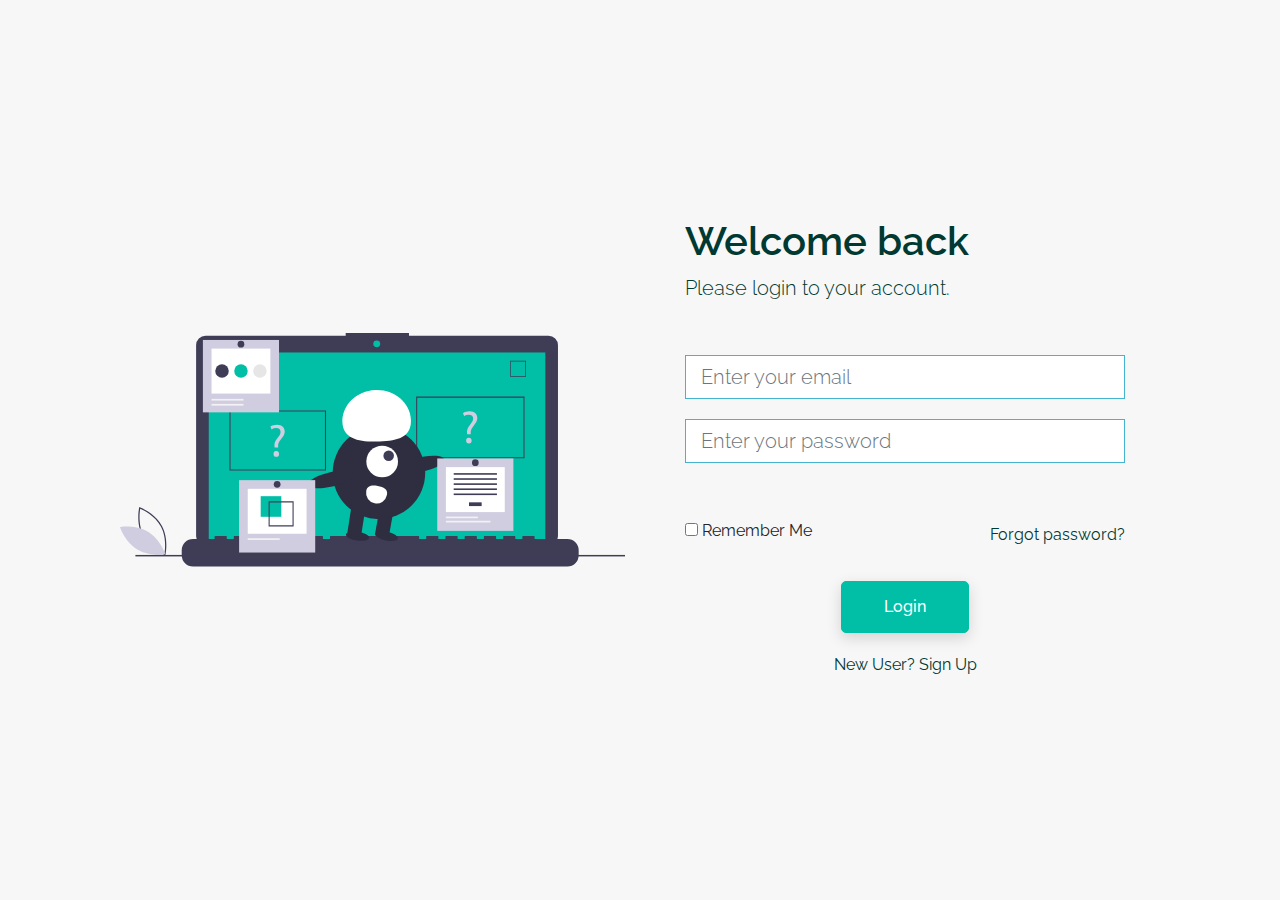
<file: index.html>
<!doctype html>
<html lang = "en">
	<head>
		<meta charset = "UTF-8">
		<meta http-equiv = "X-UA-Compatible"
		      content = "IE=edge">
		<meta name = "viewport"
		      content = "width=device-width, initial-scale=1.0">
		<title>Login</title>
		<link rel = "icon"
		      type = "image/png"
		      sizes = "56x56"
		      href = "images/icon.png">
		<link rel = "stylesheet"
		      type = "text/css"
		      href = "css/bootstrap.min.css">
		<link rel = "stylesheet"
		      type = "text/css"
		      href = "css/login.css">
	</head>
	<body>
		<div class = "container-fluid login-1">
			<div class = "container">
				<div class = "login-form">
					<div class = "row align-items-center">
						<div class = "col-md-6">
							<div class = "img-box">
								<svg id = "e18ebc6e-17e0-463f-bef8-5e03a9b69a2f"
								     data-name = "Layer 1"
								     xmlns = "http://www.w3.org/2000/svg"
								     width = "941.40412"
								     height = "435.42027"
								     viewBox = "0 0 941.40412 435.42027"><title>online_test</title>
									<path d = "M213.79147,646.81347l-1.26717-.475c-.27846-.10493-27.99252-10.72312-40.975-34.79939-12.983-24.07742-6.62584-53.06672-6.56012-53.35613l.29921-1.32021,1.26659.475c.27846.10493,27.99194,10.72312,40.975,34.79939,12.983,24.07742,6.62585,53.06672,6.56012,53.35613Zm-40.16325-36.39516c10.97621,20.35661,32.87672,30.79147,38.42564,33.17362,1.055-5.94729,4.36362-29.99705-6.60278-50.33406-10.96525-20.33472-32.87441-30.78572-38.42564-33.17363C165.96985,566.035,162.6624,590.08244,173.62822,610.41831Z"
									      transform = "translate(-129.29794 -232.28986)"
									      fill = "#3f3d56"/>
									<path d = "M181.47093,603.09347c23.33121,14.03683,32.3168,41.91784,32.3168,41.91784s-28.84178,5.12282-52.173-8.914-32.3168-41.91784-32.3168-41.91784S158.13972,589.05664,181.47093,603.09347Z"
									      transform = "translate(-129.29794 -232.28986)"
									      fill = "#d0cde1"/>
									<path d = "M928.14845,237.65218H667.97885v-5.36232h-117.971v5.36232H288.76576a17.59851,17.59851,0,0,0-17.59851,17.59852V611.50288a17.59856,17.59856,0,0,0,17.59851,17.59858H928.14845A17.59856,17.59856,0,0,0,945.747,611.50288V255.2507A17.5985,17.5985,0,0,0,928.14845,237.65218Z"
									      transform = "translate(-129.29794 -232.28986)"
									      fill = "#3f3d56"/>
									<rect x = "165.46352"
									      y = "36.46377"
									      width = "627.3913"
									      height = "353.91304"
									      fill = "#00bfa6"/>
									<circle cx = "478.62294"
									        cy = "20.37681"
									        r = "6.43478"
									        fill = "#00bfa6"/>
									<path d = "M886.1358,313.7967h-29.74V284.05675h29.74Zm-28.44691-1.293h27.15387V285.34979H857.68889Z"
									      transform = "translate(-129.29794 -232.28986)"
									      fill = "#3f3d56"/>
									<path d = "M963.36275,616.23188H902.13344v-4.41154a.87468.87468,0,0,0-.87471-.8747H880.26582a.87468.87468,0,0,0-.8747.8747v4.41154H866.27055v-4.41154a.87468.87468,0,0,0-.8747-.8747H844.40294a.87468.87468,0,0,0-.87471.8747v4.41154H830.40767v-4.41154a.87468.87468,0,0,0-.87471-.8747H808.54a.87468.87468,0,0,0-.8747.8747v4.41154H794.54478v-4.41154a.87468.87468,0,0,0-.8747-.8747H772.67717a.87468.87468,0,0,0-.8747.8747v4.41154H758.6819v-4.41154a.87468.87468,0,0,0-.87471-.8747h-20.9929a.87468.87468,0,0,0-.87471.8747v4.41154H722.819v-4.41154a.87467.87467,0,0,0-.8747-.8747H700.9514a.87468.87468,0,0,0-.8747.8747v4.41154H686.95613v-4.41154a.87468.87468,0,0,0-.8747-.8747H521.637a.87468.87468,0,0,0-.8747.8747v4.41154H507.64171v-4.41154a.87468.87468,0,0,0-.8747-.8747H485.7741a.87468.87468,0,0,0-.87471.8747v4.41154H471.77883v-4.41154a.87468.87468,0,0,0-.87471-.8747H449.91121a.87468.87468,0,0,0-.8747.8747v4.41154H435.91594v-4.41154a.87468.87468,0,0,0-.8747-.8747H414.04833a.87468.87468,0,0,0-.87471.8747v4.41154H400.05306v-4.41154a.87468.87468,0,0,0-.87471-.8747H378.18544a.87468.87468,0,0,0-.8747.8747v4.41154H364.19017v-4.41154a.87468.87468,0,0,0-.8747-.8747H342.32256a.87468.87468,0,0,0-.8747.8747v4.41154H328.32729v-4.41154a.87468.87468,0,0,0-.87471-.8747h-20.9929a.87468.87468,0,0,0-.87471.8747v4.41154h-40.2364a20.99291,20.99291,0,0,0-20.99291,20.9929v9.4925a20.99291,20.99291,0,0,0,20.99291,20.99286H963.36275a20.99292,20.99292,0,0,0,20.99291-20.99286v-9.4925A20.99292,20.99292,0,0,0,963.36275,616.23188Z"
									      transform = "translate(-129.29794 -232.28986)"
									      fill = "#3f3d56"/>
									<rect x = "28.71132"
									      y = "413.88349"
									      width = "912.69281"
									      height = "2.78529"
									      fill = "#3f3d56"/>
									<path d = "M883.36954,465.96058h-202v-115h202Zm-200-2h198v-111h-198Z"
									      transform = "translate(-129.29794 -232.28986)"
									      fill = "#3f3d56"/>
									<path d = "M513.36954,488.96058h-180v-112h180Zm-178-2h176v-108h-176Z"
									      transform = "translate(-129.29794 -232.28986)"
									      fill = "#3f3d56"/>
									<path d = "M417.46378,445.96058l-.17236-2.23633c-.51563-4.64356,1.03223-9.71777,5.332-14.87695,3.87012-4.5586,6.02-7.91211,6.02-11.78223,0-4.38574-2.75195-7.30957-8.16992-7.39551a15.28045,15.28045,0,0,0-8.686,2.666l-2.064-5.418c2.83838-2.06445,7.74023-3.44043,12.29785-3.44043,9.89014,0,14.36182,6.10644,14.36182,12.6416,0,5.84863-3.26807,10.0625-7.396,14.96387-3.78369,4.47168-5.15967,8.25586-4.90186,12.6416l.08594,2.23633Zm-1.89209,12.04a5.08415,5.08415,0,0,1,5.15967-5.418c3.01025,0,5.07422,2.23535,5.07422,5.418a5.12129,5.12129,0,1,1-10.23389,0Z"
									      transform = "translate(-129.29794 -232.28986)"
									      fill = "#d0cde1"/>
									<path d = "M776.46378,420.96058l-.17236-2.23633c-.51563-4.64356,1.03223-9.71777,5.332-14.87695,3.87012-4.5586,6.02-7.91211,6.02-11.78223,0-4.38574-2.75195-7.30957-8.16992-7.39551a15.28045,15.28045,0,0,0-8.686,2.666l-2.064-5.418c2.83838-2.06445,7.74023-3.44043,12.29785-3.44043,9.89014,0,14.36182,6.10644,14.36182,12.6416,0,5.84863-3.26807,10.0625-7.396,14.96387-3.78369,4.47168-5.15967,8.25586-4.90186,12.6416l.08594,2.23633Zm-1.89209,12.04a5.08415,5.08415,0,0,1,5.15967-5.418c3.01025,0,5.07422,2.23535,5.07422,5.418a5.12129,5.12129,0,1,1-10.23389,0Z"
									      transform = "translate(-129.29794 -232.28986)"
									      fill = "#d0cde1"/>
									<circle cx = "482.69312"
									        cy = "260.84872"
									        r = "86.29225"
									        fill = "#2f2e41"/>
									<polygon points = "449.365 379.018 423.568 374.348 431.935 320.484 457.731 325.154 449.365 379.018"
									         fill = "#2f2e41"/>
									<rect x = "608.43233"
									      y = "564.07272"
									      width = "26.21537"
									      height = "46.9692"
									      transform = "translate(-14.69358 -333.60977) rotate(10.26106)"
									      fill = "#2f2e41"/>
									<ellipse cx = "626.08228"
									         cy = "611.19594"
									         rx = "8.1923"
									         ry = "21.84614"
									         transform = "translate(-226.21522 871.66478) rotate(-78.58697)"
									         fill = "#2f2e41"/>
									<ellipse cx = "572.1108"
									         cy = "611.25703"
									         rx = "8.1923"
									         ry = "21.84614"
									         transform = "translate(-238.2839 865.84819) rotate(-82.4537)"
									         fill = "#2f2e41"/>
									<circle cx = "488.73433"
									        cy = "239.74114"
									        r = "29.49229"
									        fill = "#fff"/>
									<circle cx = "500.85556"
									        cy = "229.16973"
									        r = "9.83076"
									        fill = "#3f3d56"/>
									<path d = "M543.91852,399.26184c-1.29768-31.94667,26.23575-59.00572,61.49764-60.43807s64.89929,23.30439,66.197,55.25107-23.21382,39.20523-58.47571,40.63758S545.21621,431.20852,543.91852,399.26184Z"
									      transform = "translate(-129.29794 -232.28986)"
									      fill = "#fff"/>
									<ellipse cx = "691.67001"
									         cy = "477.41757"
									         rx = "43.14613"
									         ry = "13.5449"
									         transform = "translate(-218.47935 -65.68735) rotate(-12.9101)"
									         fill = "#2f2e41"/>
									<ellipse cx = "522.28158"
									         cy = "505.58661"
									         rx = "43.14613"
									         ry = "13.5449"
									         transform = "translate(-229.05476 -102.82038) rotate(-12.9101)"
									         fill = "#2f2e41"/>
									<path d = "M588.29085,527.14527A19.66153,19.66153,0,0,0,626.985,534.15c1.9343-10.68509-6.32706-14.46612-17.01215-16.40043S590.22516,516.46018,588.29085,527.14527Z"
									      transform = "translate(-129.29794 -232.28986)"
									      fill = "#fff"/>
									<rect x = "154.5348"
									      y = "13.12227"
									      width = "141.88698"
									      height = "134.9673"
									      fill = "#d0cde1"/>
									<rect x = "170.65832"
									      y = "29.24579"
									      width = "109.63994"
									      height = "83.84231"
									      fill = "#fff"/>
									<rect x = "170.54973"
									      y = "122.97937"
									      width = "59.63671"
									      height = "3.13877"
									      fill = "#f2f2f2"/>
									<rect x = "170.54973"
									      y = "132.3957"
									      width = "59.63671"
									      height = "3.13877"
									      fill = "#f2f2f2"/>
									<circle cx = "190.16707"
									        cy = "71.18959"
									        r = "12.5551"
									        fill = "#3f3d56"/>
									<circle cx = "225.47829"
									        cy = "71.18959"
									        r = "12.5551"
									        fill = "#00bfa6"/>
									<circle cx = "260.7895"
									        cy = "71.18959"
									        r = "12.5551"
									        fill = "#e6e6e6"/>
									<circle cx = "225.47829"
									        cy = "20.9692"
									        r = "6.27755"
									        fill = "#3f3d56"/>
									<rect x = "222.02216"
									      y = "274.45884"
									      width = "141.88698"
									      height = "134.9673"
									      fill = "#d0cde1"/>
									<rect x = "238.14568"
									      y = "290.58236"
									      width = "109.63994"
									      height = "83.84231"
									      fill = "#fff"/>
									<rect x = "262.27176"
									      y = "304.36086"
									      width = "38.437"
									      height = "38.437"
									      fill = "#00bfa6"/>
									<path d = "M406.28392,546.26247V592.936h46.67356V546.26247Zm44.64908,44.649H408.30839V548.287H450.933Z"
									      transform = "translate(-129.29794 -232.28986)"
									      fill = "#3f3d56"/>
									<rect x = "238.0371"
									      y = "382.74656"
									      width = "59.63671"
									      height = "3.13877"
									      fill = "#f2f2f2"/>
									<circle cx = "292.96565"
									        cy = "282.30578"
									        r = "6.27755"
									        fill = "#3f3d56"/>
									<rect x = "591.4365"
									      y = "234.05278"
									      width = "141.88698"
									      height = "134.9673"
									      fill = "#d0cde1"/>
									<rect x = "607.56002"
									      y = "250.1763"
									      width = "109.63994"
									      height = "83.84231"
									      fill = "#fff"/>
									<rect x = "650.5867"
									      y = "315.8124"
									      width = "23.58659"
									      height = "6.98967"
									      fill = "#3f3d56"/>
									<rect x = "622.07157"
									      y = "261.39284"
									      width = "80.61684"
									      height = "2.99557"
									      fill = "#3f3d56"/>
									<rect x = "622.07157"
									      y = "270.87882"
									      width = "80.61684"
									      height = "2.99557"
									      fill = "#3f3d56"/>
									<rect x = "622.07157"
									      y = "280.36479"
									      width = "80.61684"
									      height = "2.99557"
									      fill = "#3f3d56"/>
									<rect x = "622.07157"
									      y = "289.85077"
									      width = "80.61684"
									      height = "2.99557"
									      fill = "#3f3d56"/>
									<rect x = "622.07157"
									      y = "299.33675"
									      width = "80.61684"
									      height = "2.99557"
									      fill = "#3f3d56"/>
									<rect x = "607.45144"
									      y = "342.3405"
									      width = "59.63671"
									      height = "3.13877"
									      fill = "#f2f2f2"/>
									<rect x = "607.45144"
									      y = "350.18743"
									      width = "83.17752"
									      height = "3.13877"
									      fill = "#f2f2f2"/>
									<circle cx = "662.37999"
									        cy = "241.89971"
									        r = "6.27755"
									        fill = "#3f3d56"/>
								</svg>
							</div>
						</div>
						<div class = "col-md-6">
							<div class = "login-box">
								<form action = "">
									<div class = "form-group">
										<h4 class = "login-title">Welcome back</h4>
										<p class = "login-p">Please login to your account.</p>
									</div>
									<div class = "form-group">
										<input type = "email"
										       id = "email"
										       required
										       placeholder = "Enter your email"
										       class = "form-control">
										<input type = "password"
										       id = "pass"
										       minlength = "8"
										       required
										       placeholder = "Enter your password"
										       class = "form-control">
									</div>
									<div class = "input-group check-field">
										<div>
											<input type = "checkbox"
											       id = "test"
											       name = "test"
											       value = "">
											<label class = "label"
											       for = "test"> Remember Me
											</label>
											<br>
										</div>
										<a href = "#"
										   class = "forgot">Forgot password?</a>
									</div>
									<div class = "form-group text-center">
										<button type = "submit"
										        id = "submit"
										        onclick = "return validate()"
										        class = "btn btn-primary button-swing">Login
										</button>
										<p class = "mb-0"><a href = "registration.html">New User? Sign Up</a></p>
									</div>
								</form>
							</div>
						</div>
					</div>
				</div>
			</div>
		</div>
		<script type = "text/javascript"
		        src = "js/login.js"></script>
	</body>
</html>
</file>
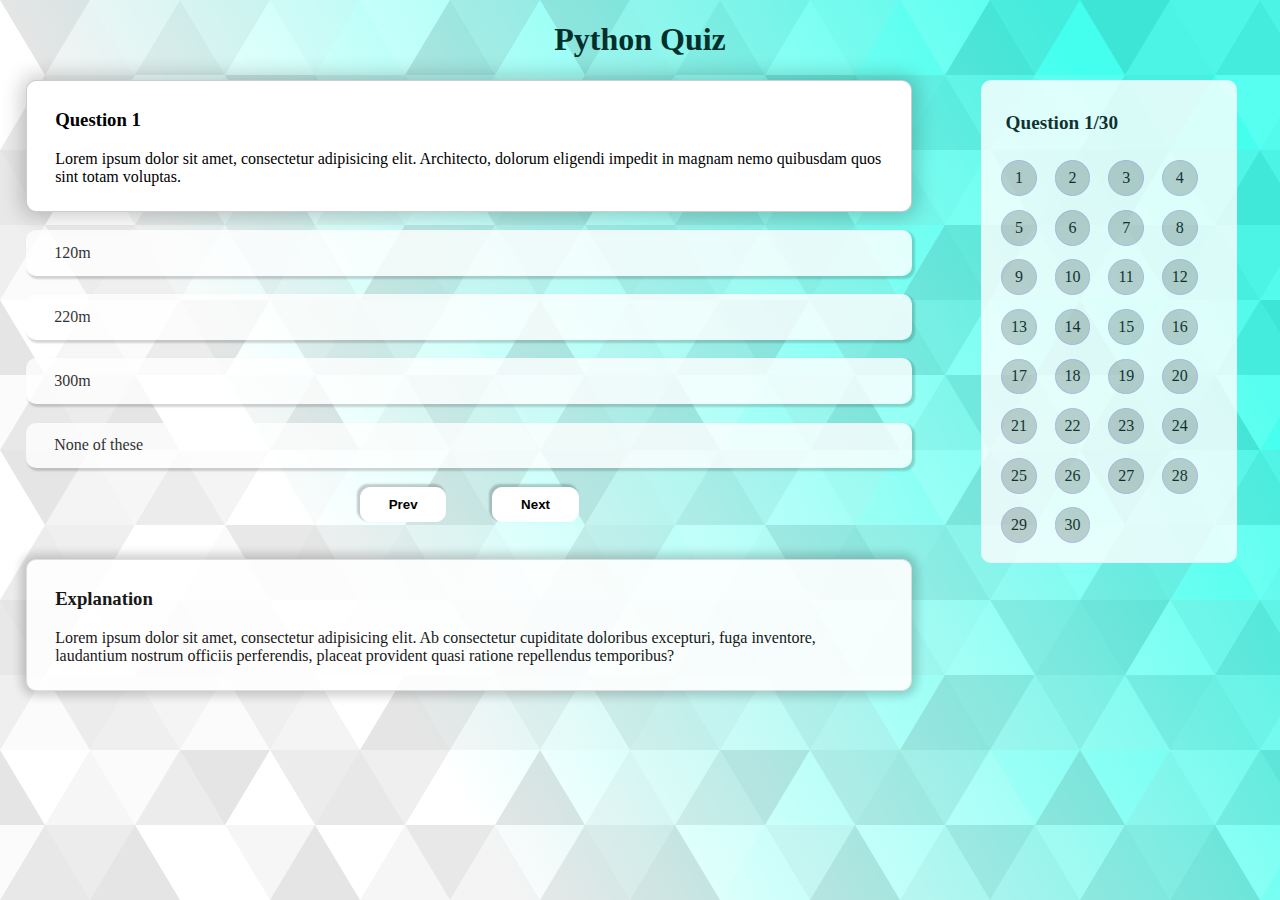
<file: python_quiz.html>
<!DOCTYPE html>
<html lang = "en">
	<head>
		<meta charset = "UTF-8">
		<meta http-equiv = "X-UA-Compatible"
		      content = "IE=edge">
		<meta name = "viewport"
		      content = "width=device-width, initial-scale=1.0">
		<title>Python Quiz</title>
		<link rel = "stylesheet"
		      href = "css/python_quiz.css">
		<link rel = "icon"
		      type = "image/png"
		      sizes = "56x56"
		      href = "images/icon.png">
	</head>
	<body>
		<header>
			<nav></nav>
		</header>
		<main id = "main">
			<h1>Python Quiz</h1>
			<section>
				<div class = "question">
					<h3 id = "question-number">Question 1</h3>
					<p id = "question">Lorem ipsum dolor sit amet, consectetur adipisicing elit. Architecto, dolorum
					                   eligendi impedit in
					                   magnam nemo quibusdam quos sint totam voluptas.</p>
				</div>
				<div class = "div-answer answer"
				     onclick = "answer1Click()">
					<input type = "radio"
					       id = "answer1"
					       name = "answer">
					<label class = "label"
					       id = "label-answer1"
					       for = "answer1">120m
					</label>
					<div class = "highlight"></div>
				</div>
				<div class = "div-answer answer"
				     onclick = "answer2Click()">
					<input type = "radio"
					       id = "answer2"
					       name = "answer">
					<label class = "label"
					       id = "label-answer2"
					       for = "answer2">220m
					</label>
					<div class = "highlight"></div>
				</div>
				<div class = "div-answer answer"
				     onclick = "answer3Click()">
					<input type = "radio"
					       id = "answer3"
					       name = "answer">
					<label class = "label"
					       id = "label-answer3"
					       for = "answer3">300m
					</label>
					<div class = "highlight"></div>
				</div>
				<div class = "div-answer answer"
				     onclick = "answer4Click()">
					<input type = "radio"
					       id = "answer4"
					       name = "answer">
					<label class = "label"
					       id = "label-answer4"
					       for = "answer4">None of these
					</label>
					<div class = "highlight"></div>
				</div>
				<div class = "buttons">
					<button id="prev" onclick = "prev()">Prev</button>
					<button id = "next"
					        onclick = "next()">Next
					</button>
				</div>
				<div class = "explanation">
					<h3>Explanation</h3>
					<p>Lorem ipsum dolor sit amet, consectetur adipisicing elit. Ab consectetur
					   cupiditate doloribus excepturi, fuga inventore, laudantium nostrum officiis
					   perferendis, placeat provident quasi ratione repellendus temporibus?</p>
				</div>
			</section>
			<aside>
				<p id = "nums">Question 1/30</p>
				<div class = "nums">
					<div class = "num">1</div>
					<div class = "num">2</div>
					<div class = "num">3</div>
					<div class = "num">4</div>
					<div class = "num">5</div>
					<div class = "num">6</div>
					<div class = "num">7</div>
					<div class = "num">8</div>
					<div class = "num">9</div>
					<div class = "num">10</div>
					<div class = "num">11</div>
					<div class = "num">12</div>
					<div class = "num">13</div>
					<div class = "num">14</div>
					<div class = "num">15</div>
					<div class = "num">16</div>
					<div class = "num">17</div>
					<div class = "num">18</div>
					<div class = "num">19</div>
					<div class = "num">20</div>
					<div class = "num">21</div>
					<div class = "num">22</div>
					<div class = "num">23</div>
					<div class = "num">24</div>
					<div class = "num">25</div>
					<div class = "num">26</div>
					<div class = "num">27</div>
					<div class = "num">28</div>
					<div class = "num">29</div>
					<div class = "num">30</div>
				</div>
			</aside>
		</main>
		<footer>
			<nav></nav>
		</footer>
		<script type = "text/javascript"
		        src = "js/quiz.js"></script>
	</body>
</html>
</file>
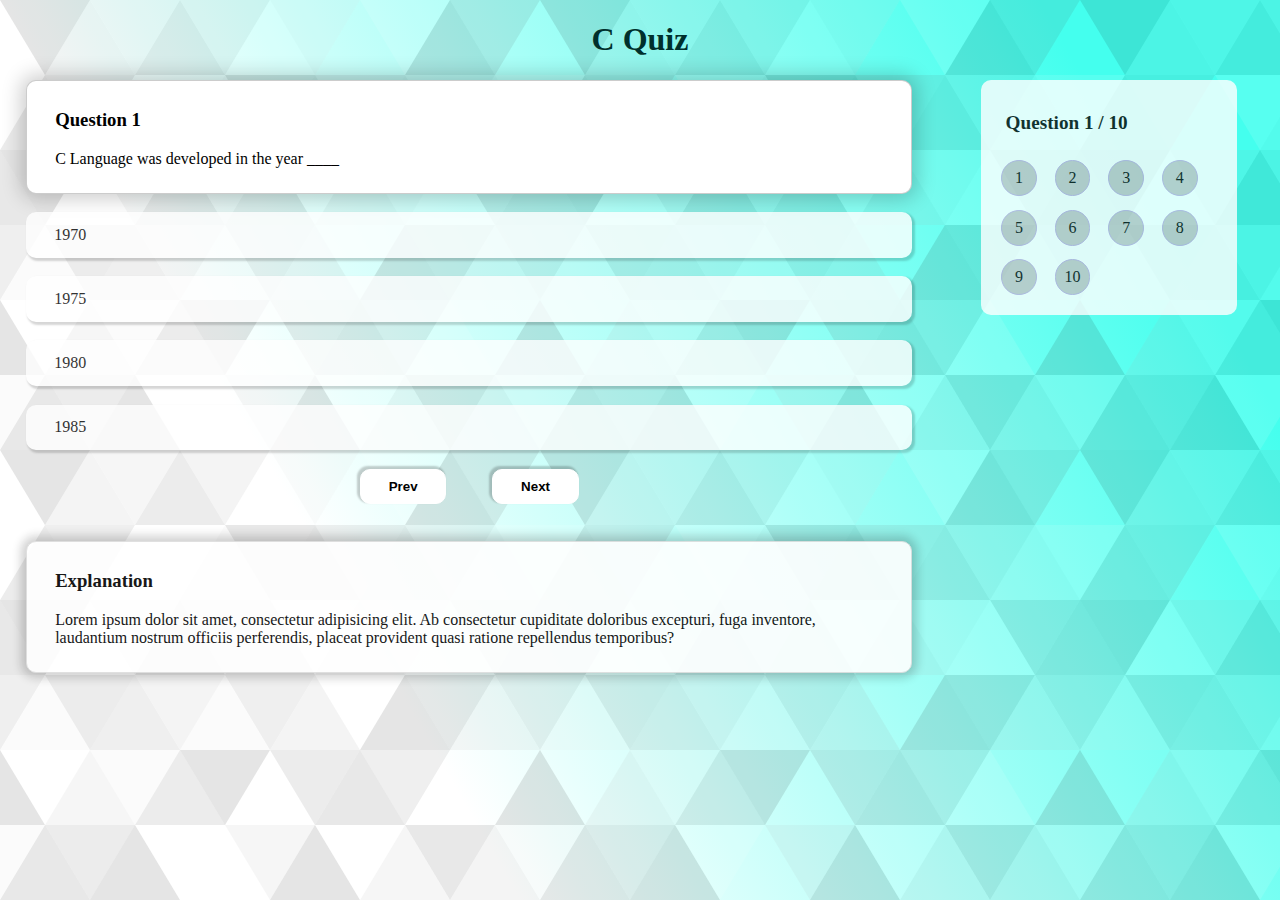
<file: quiz.html>
<!DOCTYPE html>
<html lang = "en">
	<head>
		<meta charset = "UTF-8">
		<meta http-equiv = "X-UA-Compatible"
		      content = "IE=edge">
		<meta name = "viewport"
		      content = "width=device-width, initial-scale=1.0">
		<title>Python Quiz</title>
		<link rel = "stylesheet"
		      href = "css/python_quiz.css">
		<link rel = "icon"
		      type = "image/png"
		      sizes = "56x56"
		      href = "images/icon.png">
	</head>
	<body>
		<header>
			<nav></nav>
		</header>
		<main id = "main">
			<h1 id="quiz-title" class = "hover-underline-animation">Python Quiz</h1>
			<section>
				<div class = "question">
					<h3 id = "question-number">Question 1</h3>
					<p id = "question">Lorem ipsum dolor sit amet, consectetur adipisicing elit. Architecto, dolorum
					                   eligendi impedit in
					                   magnam nemo quibusdam quos sint totam voluptas.</p>
				</div>
				<div class = "div-answer answer"
				     onclick = "answer1Click()">
					<input type = "radio"
					       id = "answer1"
					       name = "answer">
					<label class = "label"
					       id = "label-answer1"
					       for = "answer1">120m
					</label>
					<div class = "highlight"></div>
				</div>
				<div class = "div-answer answer"
				     onclick = "answer2Click()">
					<input type = "radio"
					       id = "answer2"
					       name = "answer">
					<label class = "label"
					       id = "label-answer2"
					       for = "answer2">220m
					</label>
					<div class = "highlight"></div>
				</div>
				<div class = "div-answer answer"
				     onclick = "answer3Click()">
					<input type = "radio"
					       id = "answer3"
					       name = "answer">
					<label class = "label"
					       id = "label-answer3"
					       for = "answer3">300m
					</label>
					<div class = "highlight"></div>
				</div>
				<div class = "div-answer answer"
				     onclick = "answer4Click()">
					<input type = "radio"
					       id = "answer4"
					       name = "answer">
					<label class = "label"
					       id = "label-answer4"
					       for = "answer4">None of these
					</label>
					<div class = "highlight"></div>
				</div>
				<div class = "buttons">
					<button id = "prev"
					        onclick = "prev()">Prev
					</button>
					<button id = "next"
					        onclick = "next()">Next
					</button>
				</div>
				<div class = "explanation">
					<h3>Explanation</h3>
					<p>Lorem ipsum dolor sit amet, consectetur adipisicing elit. Ab consectetur
					   cupiditate doloribus excepturi, fuga inventore, laudantium nostrum officiis
					   perferendis, placeat provident quasi ratione repellendus temporibus?</p>
				</div>
			</section>
			<aside>
				<p id = "nums">Question <span id = "span">1</span> / 10</p>
				<div class = "nums">
					<div class = "num">1</div>
					<div class = "num">2</div>
					<div class = "num">3</div>
					<div class = "num">4</div>
					<div class = "num">5</div>
					<div class = "num">6</div>
					<div class = "num">7</div>
					<div class = "num">8</div>
					<div class = "num">9</div>
					<div class = "num">10</div>
				</div>
			</aside>
		</main>
		<footer>
			<nav></nav>
		</footer>
		<script type = "text/javascript"
		        src = "js/quiz.js"></script>
	</body>
</html>
</file>
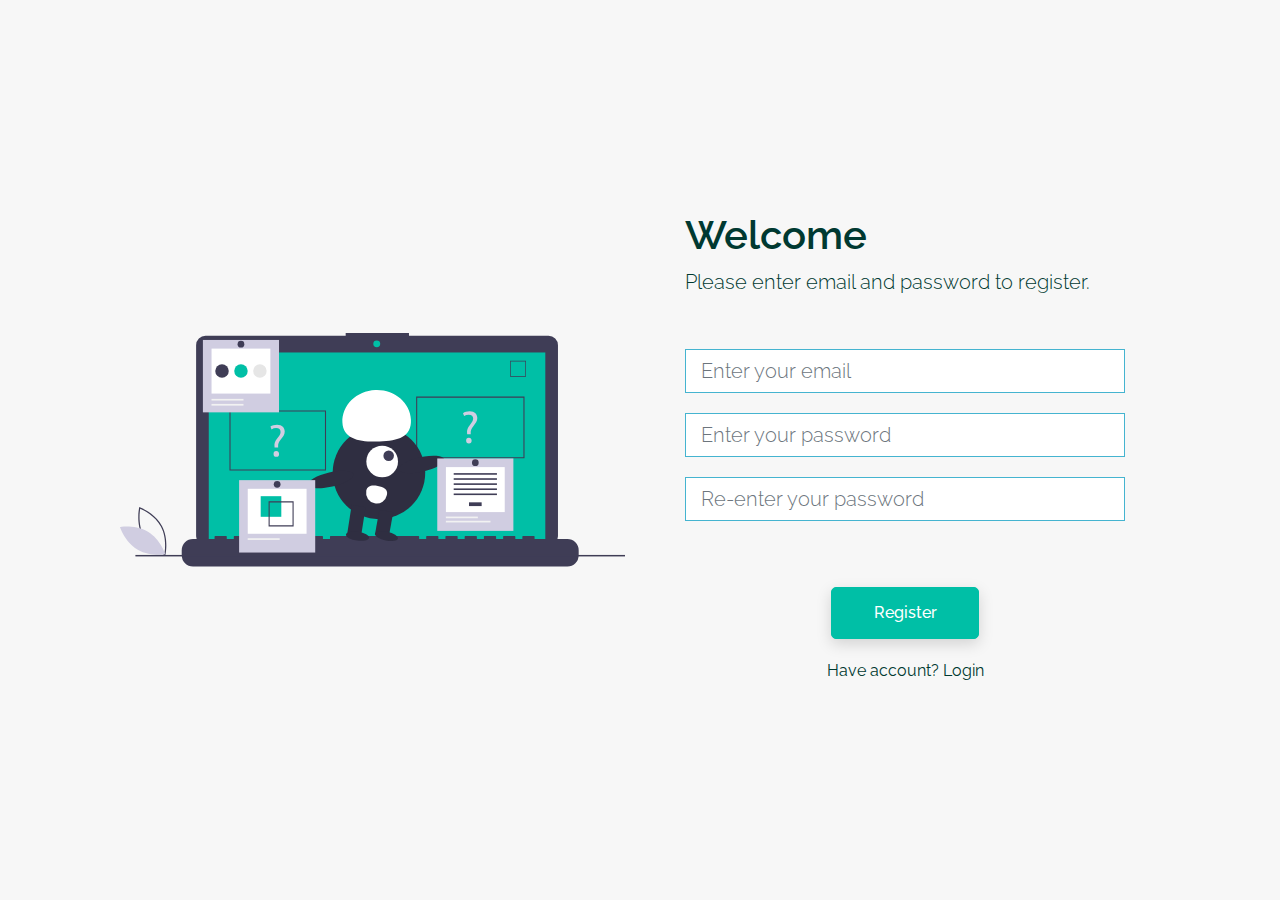
<file: registration.html>
<!doctype html>
<html lang = "en">
	<head>
		<meta charset = "UTF-8">
		<meta http-equiv = "X-UA-Compatible"
		      content = "IE=edge">
		<meta name = "viewport"
		      content = "width=device-width, initial-scale=1.0">
		<title>Registration</title>
		<link rel = "icon"
		      type = "image/png"
		      sizes = "56x56"
		      href = "images/icon.png">
		<link rel = "stylesheet"
		      type = "text/css"
		      href = "css/bootstrap.min.css">
		<link rel = "stylesheet"
		      type = "text/css"
		      href = "css/login.css">
	</head>
	<body>
		<div class = "container-fluid login-1">
			<div class = "container">
				<div class = "login-form">
					<div class = "row align-items-center">
						<div class = "col-md-6">
							<div class = "img-box">
								<svg id = "e18ebc6e-17e0-463f-bef8-5e03a9b69a2f"
								     data-name = "Layer 1"
								     xmlns = "http://www.w3.org/2000/svg"
								     width = "941.40412"
								     height = "435.42027"
								     viewBox = "0 0 941.40412 435.42027"><title>online_test</title>
									<path d = "M213.79147,646.81347l-1.26717-.475c-.27846-.10493-27.99252-10.72312-40.975-34.79939-12.983-24.07742-6.62584-53.06672-6.56012-53.35613l.29921-1.32021,1.26659.475c.27846.10493,27.99194,10.72312,40.975,34.79939,12.983,24.07742,6.62585,53.06672,6.56012,53.35613Zm-40.16325-36.39516c10.97621,20.35661,32.87672,30.79147,38.42564,33.17362,1.055-5.94729,4.36362-29.99705-6.60278-50.33406-10.96525-20.33472-32.87441-30.78572-38.42564-33.17363C165.96985,566.035,162.6624,590.08244,173.62822,610.41831Z"
									      transform = "translate(-129.29794 -232.28986)"
									      fill = "#3f3d56"/>
									<path d = "M181.47093,603.09347c23.33121,14.03683,32.3168,41.91784,32.3168,41.91784s-28.84178,5.12282-52.173-8.914-32.3168-41.91784-32.3168-41.91784S158.13972,589.05664,181.47093,603.09347Z"
									      transform = "translate(-129.29794 -232.28986)"
									      fill = "#d0cde1"/>
									<path d = "M928.14845,237.65218H667.97885v-5.36232h-117.971v5.36232H288.76576a17.59851,17.59851,0,0,0-17.59851,17.59852V611.50288a17.59856,17.59856,0,0,0,17.59851,17.59858H928.14845A17.59856,17.59856,0,0,0,945.747,611.50288V255.2507A17.5985,17.5985,0,0,0,928.14845,237.65218Z"
									      transform = "translate(-129.29794 -232.28986)"
									      fill = "#3f3d56"/>
									<rect x = "165.46352"
									      y = "36.46377"
									      width = "627.3913"
									      height = "353.91304"
									      fill = "#00bfa6"/>
									<circle cx = "478.62294"
									        cy = "20.37681"
									        r = "6.43478"
									        fill = "#00bfa6"/>
									<path d = "M886.1358,313.7967h-29.74V284.05675h29.74Zm-28.44691-1.293h27.15387V285.34979H857.68889Z"
									      transform = "translate(-129.29794 -232.28986)"
									      fill = "#3f3d56"/>
									<path d = "M963.36275,616.23188H902.13344v-4.41154a.87468.87468,0,0,0-.87471-.8747H880.26582a.87468.87468,0,0,0-.8747.8747v4.41154H866.27055v-4.41154a.87468.87468,0,0,0-.8747-.8747H844.40294a.87468.87468,0,0,0-.87471.8747v4.41154H830.40767v-4.41154a.87468.87468,0,0,0-.87471-.8747H808.54a.87468.87468,0,0,0-.8747.8747v4.41154H794.54478v-4.41154a.87468.87468,0,0,0-.8747-.8747H772.67717a.87468.87468,0,0,0-.8747.8747v4.41154H758.6819v-4.41154a.87468.87468,0,0,0-.87471-.8747h-20.9929a.87468.87468,0,0,0-.87471.8747v4.41154H722.819v-4.41154a.87467.87467,0,0,0-.8747-.8747H700.9514a.87468.87468,0,0,0-.8747.8747v4.41154H686.95613v-4.41154a.87468.87468,0,0,0-.8747-.8747H521.637a.87468.87468,0,0,0-.8747.8747v4.41154H507.64171v-4.41154a.87468.87468,0,0,0-.8747-.8747H485.7741a.87468.87468,0,0,0-.87471.8747v4.41154H471.77883v-4.41154a.87468.87468,0,0,0-.87471-.8747H449.91121a.87468.87468,0,0,0-.8747.8747v4.41154H435.91594v-4.41154a.87468.87468,0,0,0-.8747-.8747H414.04833a.87468.87468,0,0,0-.87471.8747v4.41154H400.05306v-4.41154a.87468.87468,0,0,0-.87471-.8747H378.18544a.87468.87468,0,0,0-.8747.8747v4.41154H364.19017v-4.41154a.87468.87468,0,0,0-.8747-.8747H342.32256a.87468.87468,0,0,0-.8747.8747v4.41154H328.32729v-4.41154a.87468.87468,0,0,0-.87471-.8747h-20.9929a.87468.87468,0,0,0-.87471.8747v4.41154h-40.2364a20.99291,20.99291,0,0,0-20.99291,20.9929v9.4925a20.99291,20.99291,0,0,0,20.99291,20.99286H963.36275a20.99292,20.99292,0,0,0,20.99291-20.99286v-9.4925A20.99292,20.99292,0,0,0,963.36275,616.23188Z"
									      transform = "translate(-129.29794 -232.28986)"
									      fill = "#3f3d56"/>
									<rect x = "28.71132"
									      y = "413.88349"
									      width = "912.69281"
									      height = "2.78529"
									      fill = "#3f3d56"/>
									<path d = "M883.36954,465.96058h-202v-115h202Zm-200-2h198v-111h-198Z"
									      transform = "translate(-129.29794 -232.28986)"
									      fill = "#3f3d56"/>
									<path d = "M513.36954,488.96058h-180v-112h180Zm-178-2h176v-108h-176Z"
									      transform = "translate(-129.29794 -232.28986)"
									      fill = "#3f3d56"/>
									<path d = "M417.46378,445.96058l-.17236-2.23633c-.51563-4.64356,1.03223-9.71777,5.332-14.87695,3.87012-4.5586,6.02-7.91211,6.02-11.78223,0-4.38574-2.75195-7.30957-8.16992-7.39551a15.28045,15.28045,0,0,0-8.686,2.666l-2.064-5.418c2.83838-2.06445,7.74023-3.44043,12.29785-3.44043,9.89014,0,14.36182,6.10644,14.36182,12.6416,0,5.84863-3.26807,10.0625-7.396,14.96387-3.78369,4.47168-5.15967,8.25586-4.90186,12.6416l.08594,2.23633Zm-1.89209,12.04a5.08415,5.08415,0,0,1,5.15967-5.418c3.01025,0,5.07422,2.23535,5.07422,5.418a5.12129,5.12129,0,1,1-10.23389,0Z"
									      transform = "translate(-129.29794 -232.28986)"
									      fill = "#d0cde1"/>
									<path d = "M776.46378,420.96058l-.17236-2.23633c-.51563-4.64356,1.03223-9.71777,5.332-14.87695,3.87012-4.5586,6.02-7.91211,6.02-11.78223,0-4.38574-2.75195-7.30957-8.16992-7.39551a15.28045,15.28045,0,0,0-8.686,2.666l-2.064-5.418c2.83838-2.06445,7.74023-3.44043,12.29785-3.44043,9.89014,0,14.36182,6.10644,14.36182,12.6416,0,5.84863-3.26807,10.0625-7.396,14.96387-3.78369,4.47168-5.15967,8.25586-4.90186,12.6416l.08594,2.23633Zm-1.89209,12.04a5.08415,5.08415,0,0,1,5.15967-5.418c3.01025,0,5.07422,2.23535,5.07422,5.418a5.12129,5.12129,0,1,1-10.23389,0Z"
									      transform = "translate(-129.29794 -232.28986)"
									      fill = "#d0cde1"/>
									<circle cx = "482.69312"
									        cy = "260.84872"
									        r = "86.29225"
									        fill = "#2f2e41"/>
									<polygon points = "449.365 379.018 423.568 374.348 431.935 320.484 457.731 325.154 449.365 379.018"
									         fill = "#2f2e41"/>
									<rect x = "608.43233"
									      y = "564.07272"
									      width = "26.21537"
									      height = "46.9692"
									      transform = "translate(-14.69358 -333.60977) rotate(10.26106)"
									      fill = "#2f2e41"/>
									<ellipse cx = "626.08228"
									         cy = "611.19594"
									         rx = "8.1923"
									         ry = "21.84614"
									         transform = "translate(-226.21522 871.66478) rotate(-78.58697)"
									         fill = "#2f2e41"/>
									<ellipse cx = "572.1108"
									         cy = "611.25703"
									         rx = "8.1923"
									         ry = "21.84614"
									         transform = "translate(-238.2839 865.84819) rotate(-82.4537)"
									         fill = "#2f2e41"/>
									<circle cx = "488.73433"
									        cy = "239.74114"
									        r = "29.49229"
									        fill = "#fff"/>
									<circle cx = "500.85556"
									        cy = "229.16973"
									        r = "9.83076"
									        fill = "#3f3d56"/>
									<path d = "M543.91852,399.26184c-1.29768-31.94667,26.23575-59.00572,61.49764-60.43807s64.89929,23.30439,66.197,55.25107-23.21382,39.20523-58.47571,40.63758S545.21621,431.20852,543.91852,399.26184Z"
									      transform = "translate(-129.29794 -232.28986)"
									      fill = "#fff"/>
									<ellipse cx = "691.67001"
									         cy = "477.41757"
									         rx = "43.14613"
									         ry = "13.5449"
									         transform = "translate(-218.47935 -65.68735) rotate(-12.9101)"
									         fill = "#2f2e41"/>
									<ellipse cx = "522.28158"
									         cy = "505.58661"
									         rx = "43.14613"
									         ry = "13.5449"
									         transform = "translate(-229.05476 -102.82038) rotate(-12.9101)"
									         fill = "#2f2e41"/>
									<path d = "M588.29085,527.14527A19.66153,19.66153,0,0,0,626.985,534.15c1.9343-10.68509-6.32706-14.46612-17.01215-16.40043S590.22516,516.46018,588.29085,527.14527Z"
									      transform = "translate(-129.29794 -232.28986)"
									      fill = "#fff"/>
									<rect x = "154.5348"
									      y = "13.12227"
									      width = "141.88698"
									      height = "134.9673"
									      fill = "#d0cde1"/>
									<rect x = "170.65832"
									      y = "29.24579"
									      width = "109.63994"
									      height = "83.84231"
									      fill = "#fff"/>
									<rect x = "170.54973"
									      y = "122.97937"
									      width = "59.63671"
									      height = "3.13877"
									      fill = "#f2f2f2"/>
									<rect x = "170.54973"
									      y = "132.3957"
									      width = "59.63671"
									      height = "3.13877"
									      fill = "#f2f2f2"/>
									<circle cx = "190.16707"
									        cy = "71.18959"
									        r = "12.5551"
									        fill = "#3f3d56"/>
									<circle cx = "225.47829"
									        cy = "71.18959"
									        r = "12.5551"
									        fill = "#00bfa6"/>
									<circle cx = "260.7895"
									        cy = "71.18959"
									        r = "12.5551"
									        fill = "#e6e6e6"/>
									<circle cx = "225.47829"
									        cy = "20.9692"
									        r = "6.27755"
									        fill = "#3f3d56"/>
									<rect x = "222.02216"
									      y = "274.45884"
									      width = "141.88698"
									      height = "134.9673"
									      fill = "#d0cde1"/>
									<rect x = "238.14568"
									      y = "290.58236"
									      width = "109.63994"
									      height = "83.84231"
									      fill = "#fff"/>
									<rect x = "262.27176"
									      y = "304.36086"
									      width = "38.437"
									      height = "38.437"
									      fill = "#00bfa6"/>
									<path d = "M406.28392,546.26247V592.936h46.67356V546.26247Zm44.64908,44.649H408.30839V548.287H450.933Z"
									      transform = "translate(-129.29794 -232.28986)"
									      fill = "#3f3d56"/>
									<rect x = "238.0371"
									      y = "382.74656"
									      width = "59.63671"
									      height = "3.13877"
									      fill = "#f2f2f2"/>
									<circle cx = "292.96565"
									        cy = "282.30578"
									        r = "6.27755"
									        fill = "#3f3d56"/>
									<rect x = "591.4365"
									      y = "234.05278"
									      width = "141.88698"
									      height = "134.9673"
									      fill = "#d0cde1"/>
									<rect x = "607.56002"
									      y = "250.1763"
									      width = "109.63994"
									      height = "83.84231"
									      fill = "#fff"/>
									<rect x = "650.5867"
									      y = "315.8124"
									      width = "23.58659"
									      height = "6.98967"
									      fill = "#3f3d56"/>
									<rect x = "622.07157"
									      y = "261.39284"
									      width = "80.61684"
									      height = "2.99557"
									      fill = "#3f3d56"/>
									<rect x = "622.07157"
									      y = "270.87882"
									      width = "80.61684"
									      height = "2.99557"
									      fill = "#3f3d56"/>
									<rect x = "622.07157"
									      y = "280.36479"
									      width = "80.61684"
									      height = "2.99557"
									      fill = "#3f3d56"/>
									<rect x = "622.07157"
									      y = "289.85077"
									      width = "80.61684"
									      height = "2.99557"
									      fill = "#3f3d56"/>
									<rect x = "622.07157"
									      y = "299.33675"
									      width = "80.61684"
									      height = "2.99557"
									      fill = "#3f3d56"/>
									<rect x = "607.45144"
									      y = "342.3405"
									      width = "59.63671"
									      height = "3.13877"
									      fill = "#f2f2f2"/>
									<rect x = "607.45144"
									      y = "350.18743"
									      width = "83.17752"
									      height = "3.13877"
									      fill = "#f2f2f2"/>
									<circle cx = "662.37999"
									        cy = "241.89971"
									        r = "6.27755"
									        fill = "#3f3d56"/>
								</svg>
							</div>
						</div>
						<div class = "col-md-6">
							<div class = "login-box">
								<form action = "">
									<div class = "form-group">
										<h4 class = "login-title">Welcome </h4>
										<p class = "login-p">Please enter email and password to register.</p>
									</div>
									<div class = "form-group">
										<input type = "email"
										       id = "email-r"
										       required
										       placeholder = "Enter your email"
										       class = "form-control">
										<input type = "password"
										       id = "pass-r"
										       minlength = "8"
										       required
										       placeholder = "Enter your password"
										       class = "form-control">
										<input type = "password"
										       id = "repass-r"
										       minlength = "8"
										       required
										       placeholder = "Re-enter your password"
										       class = "form-control">
									</div>
									<div class = "form-group text-center">
										<button type = "submit"
										        id = "register-r"
										        onclick = "return register()"
										        class = "btn btn-primary button-swing">Register
										</button>
										<p class = "mb-0"><a href = "index.html">Have account? Login</a></p>
									</div>
								</form>
							</div>
						</div>
					</div>
				</div>
			</div>
		</div>
		<script type = "text/javascript"
		        src = "js/login.js"></script>
	</body>
</html>
</file>
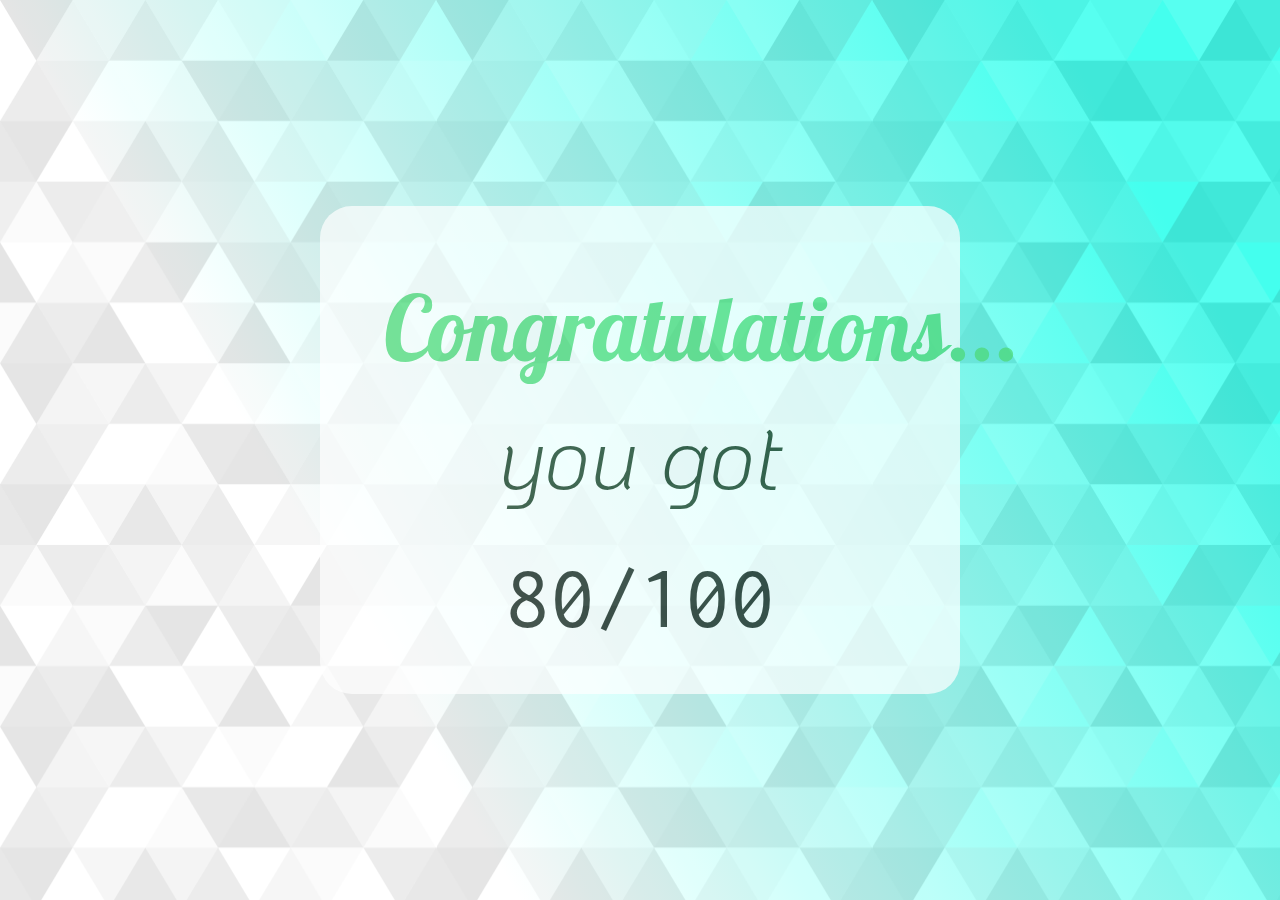
<file: score.html>
<!DOCTYPE html>
<html lang = "en">
	<head>
		<meta charset = "UTF-8">
		<meta http-equiv = "X-UA-Compatible"
		      content = "IE=edge">
		<meta name = "viewport"
		      content = "width=device-width, initial-scale=1.0">
		<link rel = "stylesheet"
		      href = "css/score.css">
		<title>Score</title>
		<link rel = "icon"
		      type = "image/png"
		      sizes = "56x56"
		      href = "images/icon.png">
	</head>
	<body>
		<div id = "container">
			<div id = "div1">Congratulations...</div>
			<div id = "div2">you got</div>
			<div id = "div3">80/100</div>
		</div>
	</body>
</html>
</file>
<file: css/login.css>
@import url('https://fonts.googleapis.com/css2?family=Raleway:wght@300;600&display=swap');

body {
    font-family: 'Raleway', sans-serif;
    background-color: #F7F7F7;
}

.login-1 {
    height: 100vh;
    display: flex;
    align-items: center;
    justify-content: center;
    overflow: hidden;
}

.login-form {
    margin: 120px 80px;
    overflow: hidden;
}

.img-box {
    max-height: 700px;
    display: flex;
    align-items: center;
}

.login-form .login-box {
    font-size: 1rem;
    padding: 15px 15px 15px 30px;
}

.login-form .login-box .login-title {
    font-size: 40px;
    font-weight: 600;
    color: #003931;
}

.login-form .login-box .login-p {
    font-weight: 300;
    color: #003931;
    font-size: 20px;
}

.login-form .back-img {
    max-width: 100%;
    height: auto;
}

.login-form .check-field {
    display: flex;
    align-items: center;
    justify-content: space-between;
}

.login-form a {
    color: #003931;
    text-decoration: none;
}

.login-form .form-group, .login-form .input-group {
    padding: 15px 20px 5px 0px;
}

.login-form .form-group label {
    margin-bottom: .5rem;
    font-size: 1rem;
}

.login-form .form-group .form-control {
    padding: .810rem .96rem;
    border-color: #45B4D0;
    border-radius: 0;
    font-weight: 300;
    color: #003931;
    font-size: 20px;
    margin-bottom: 20px;
}

.login-form .btn-primary {
    background-color: #00BFA6;
    border-color: #00BFA6;
    padding: 0.8rem 2.6rem;
    font-weight: 500;
    -webkit-transition: all 0.5s ease;
    transition: all 0.5s ease;
    box-shadow: 0px 5px 15px rgba(0, 0, 0, 0.15);
    margin: 10px 0px 20px;
    border-radius: 5px;
}

.login-form .btn-primary:hover {
    background-color: #003931;
    border-color: #003931;
}

.login-form .btn-link {
    color: #1428bf;
}

@media screen and (max-width: 767px) {
    .login-1 {
        padding: 0;
        overflow: visible;
        height: 100%;
    }

    .login-form {
        margin: 10px;
        overflow: visible;
    }
}

.button-swing:focus {
    animation: swing 1s ease;
    animation-iteration-count: 1;
}

@keyframes swing {
    15% {
        transform: translateX(5px);
    }
    30% {
        transform: translateX(-5px);
    }
    50% {
        transform: translateX(3px);
    }
    65% {
        transform: translateX(-3px);
    }
    80% {
        transform: translateX(2px);
    }
    100% {
        transform: translateX(0);
    }
}
</file>
<file: css/python_quiz.css>
body {
    /*background-color: #FAFAFA;*/
    /*background-image: url(../images/background.jpg);*/
    /*background-size: cover;*/
    background-color: #ffffff;
    background-image: url("data:image/svg+xml,%3Csvg xmlns='http://www.w3.org/2000/svg' width='100%25'%3E%3Cdefs%3E%3ClinearGradient id='a' gradientUnits='userSpaceOnUse' x1='0' x2='0' y1='0' y2='100%25' gradientTransform='rotate(240)'%3E%3Cstop offset='0' stop-color='%23ffffff'/%3E%3Cstop offset='1' stop-color='%234FE'/%3E%3C/linearGradient%3E%3Cpattern patternUnits='userSpaceOnUse' id='b' width='540' height='450' x='0' y='0' viewBox='0 0 1080 900'%3E%3Cg fill-opacity='0.1'%3E%3Cpolygon fill='%23444' points='90 150 0 300 180 300'/%3E%3Cpolygon points='90 150 180 0 0 0'/%3E%3Cpolygon fill='%23AAA' points='270 150 360 0 180 0'/%3E%3Cpolygon fill='%23DDD' points='450 150 360 300 540 300'/%3E%3Cpolygon fill='%23999' points='450 150 540 0 360 0'/%3E%3Cpolygon points='630 150 540 300 720 300'/%3E%3Cpolygon fill='%23DDD' points='630 150 720 0 540 0'/%3E%3Cpolygon fill='%23444' points='810 150 720 300 900 300'/%3E%3Cpolygon fill='%23FFF' points='810 150 900 0 720 0'/%3E%3Cpolygon fill='%23DDD' points='990 150 900 300 1080 300'/%3E%3Cpolygon fill='%23444' points='990 150 1080 0 900 0'/%3E%3Cpolygon fill='%23DDD' points='90 450 0 600 180 600'/%3E%3Cpolygon points='90 450 180 300 0 300'/%3E%3Cpolygon fill='%23666' points='270 450 180 600 360 600'/%3E%3Cpolygon fill='%23AAA' points='270 450 360 300 180 300'/%3E%3Cpolygon fill='%23DDD' points='450 450 360 600 540 600'/%3E%3Cpolygon fill='%23999' points='450 450 540 300 360 300'/%3E%3Cpolygon fill='%23999' points='630 450 540 600 720 600'/%3E%3Cpolygon fill='%23FFF' points='630 450 720 300 540 300'/%3E%3Cpolygon points='810 450 720 600 900 600'/%3E%3Cpolygon fill='%23DDD' points='810 450 900 300 720 300'/%3E%3Cpolygon fill='%23AAA' points='990 450 900 600 1080 600'/%3E%3Cpolygon fill='%23444' points='990 450 1080 300 900 300'/%3E%3Cpolygon fill='%23222' points='90 750 0 900 180 900'/%3E%3Cpolygon points='270 750 180 900 360 900'/%3E%3Cpolygon fill='%23DDD' points='270 750 360 600 180 600'/%3E%3Cpolygon points='450 750 540 600 360 600'/%3E%3Cpolygon points='630 750 540 900 720 900'/%3E%3Cpolygon fill='%23444' points='630 750 720 600 540 600'/%3E%3Cpolygon fill='%23AAA' points='810 750 720 900 900 900'/%3E%3Cpolygon fill='%23666' points='810 750 900 600 720 600'/%3E%3Cpolygon fill='%23999' points='990 750 900 900 1080 900'/%3E%3Cpolygon fill='%23999' points='180 0 90 150 270 150'/%3E%3Cpolygon fill='%23444' points='360 0 270 150 450 150'/%3E%3Cpolygon fill='%23FFF' points='540 0 450 150 630 150'/%3E%3Cpolygon points='900 0 810 150 990 150'/%3E%3Cpolygon fill='%23222' points='0 300 -90 450 90 450'/%3E%3Cpolygon fill='%23FFF' points='0 300 90 150 -90 150'/%3E%3Cpolygon fill='%23FFF' points='180 300 90 450 270 450'/%3E%3Cpolygon fill='%23666' points='180 300 270 150 90 150'/%3E%3Cpolygon fill='%23222' points='360 300 270 450 450 450'/%3E%3Cpolygon fill='%23FFF' points='360 300 450 150 270 150'/%3E%3Cpolygon fill='%23444' points='540 300 450 450 630 450'/%3E%3Cpolygon fill='%23222' points='540 300 630 150 450 150'/%3E%3Cpolygon fill='%23AAA' points='720 300 630 450 810 450'/%3E%3Cpolygon fill='%23666' points='720 300 810 150 630 150'/%3E%3Cpolygon fill='%23FFF' points='900 300 810 450 990 450'/%3E%3Cpolygon fill='%23999' points='900 300 990 150 810 150'/%3E%3Cpolygon points='0 600 -90 750 90 750'/%3E%3Cpolygon fill='%23666' points='0 600 90 450 -90 450'/%3E%3Cpolygon fill='%23AAA' points='180 600 90 750 270 750'/%3E%3Cpolygon fill='%23444' points='180 600 270 450 90 450'/%3E%3Cpolygon fill='%23444' points='360 600 270 750 450 750'/%3E%3Cpolygon fill='%23999' points='360 600 450 450 270 450'/%3E%3Cpolygon fill='%23666' points='540 600 630 450 450 450'/%3E%3Cpolygon fill='%23222' points='720 600 630 750 810 750'/%3E%3Cpolygon fill='%23FFF' points='900 600 810 750 990 750'/%3E%3Cpolygon fill='%23222' points='900 600 990 450 810 450'/%3E%3Cpolygon fill='%23DDD' points='0 900 90 750 -90 750'/%3E%3Cpolygon fill='%23444' points='180 900 270 750 90 750'/%3E%3Cpolygon fill='%23FFF' points='360 900 450 750 270 750'/%3E%3Cpolygon fill='%23AAA' points='540 900 630 750 450 750'/%3E%3Cpolygon fill='%23FFF' points='720 900 810 750 630 750'/%3E%3Cpolygon fill='%23222' points='900 900 990 750 810 750'/%3E%3Cpolygon fill='%23222' points='1080 300 990 450 1170 450'/%3E%3Cpolygon fill='%23FFF' points='1080 300 1170 150 990 150'/%3E%3Cpolygon points='1080 600 990 750 1170 750'/%3E%3Cpolygon fill='%23666' points='1080 600 1170 450 990 450'/%3E%3Cpolygon fill='%23DDD' points='1080 900 1170 750 990 750'/%3E%3C/g%3E%3C/pattern%3E%3C/defs%3E%3Crect x='0' y='0' fill='url(%23a)' width='100%25' height='100%25'/%3E%3Crect x='0' y='0' fill='url(%23b)' width='100%25' height='100%25'/%3E%3C/svg%3E");
    background-attachment: fixed;
}

h1 {
    text-align: center;
    color: #00302c; /*#182f2d;*/
    /*border-bottom: blue 2px solid;*/
}

.question {
    padding: 1% 3%;
    border: rgba(0, 0, 0, 0.2) 1px solid;
    border-radius: 10px;
    margin-bottom: 2%;
    background-color: #fff;
    margin-left: 2%;
    box-shadow: 0 0 20px 5px rgba(0, 0, 0, 0.2);
    margin-right: 2%;
}

.answer {
    padding: 1.5% 3%;
    margin: 2%;
    background-color: #fff;
    border-radius: 10px;
    box-shadow: 2px 2px 2px 1px rgba(0, 0, 0, 0.2);
    opacity: 0.8;
}

.buttons {
    display: flex;
    justify-content: center;
    align-items: center;
    margin-bottom: 4%;
}

button {
    border: white 1px solid;
    border-radius: 10px;
    padding: 1% 3%;
    background-color: #fff;
    font-weight: bold;
    box-shadow: -2px -2px 2px 1px rgba(0, 0, 0, 0.2);

}

#prev {
    margin-right: 5%;
}

section {
    display: inline-block;
    width: 73%;
    margin-right: 4%;
}

aside {
    position: absolute;
    top: 80px;
    display: inline-block;
    width: 18%;
    background-color: #fff;
    padding: 1%;
    border-radius: 10px;
    opacity: 0.8;
}

aside > p {
    /*text-align: center;*/
    margin-left: 5%;
    font-weight: bold;
    font-size: larger;
}

.num {
    opacity: 1;
    justify-content: center;
    display: inline-flex;
    align-items: center;
    background-color: #c5c5c5;
    width: 20px;
    height: 20px;
    text-align: center;
    padding: 3%;
    margin: 3%;
    border: #bbaadd 1px solid;
    border-radius: 50%;
}

.explanation {
    padding: 1% 3%;
    border: #ddd 1px solid;
    border-radius: 10px;
    background-color: #fff;
    margin-left: 2%;
    margin-right: 2%;
    box-shadow: 0 0 10px 5px rgba(0, 0, 0, 0.2);
    opacity: 0.9;
}

/**/

.answer:hover {
    transform: scale(1.03);
    background-color: #00BFA6; /*c5c5c5*/
    color: white;
    opacity: 1;
    cursor: pointer;
}

button:hover {
    box-shadow: 0 0 0 0 rgba(0, 0, 0, 0.2);
    transform: scale(1.03);
    cursor: pointer;
    /*background-color: rgba(26, 179, 2, 0.68);*/
    /*color: white;*/
}

input {
    /*visibility: hidden;*/
    display: none;
}

.div-answer {
    position: relative;
    /*width: 50%;*/
}

.div-answer .highlight {
    position: absolute;
    z-index: -1;
    top: 0;
    right: 0;
    bottom: 0;
    left: 0;
}

div.div-answer input:checked ~ div.highlight {
    background-color: #efe57b;
    color: white;
    border-radius: 10px;
    box-shadow: 2px 2px 2px 1px rgba(0, 0, 0, 0.2);
    opacity: 0.9;
}
</file>
<file: css/score.css>
/*@import url('https://fonts.googleapis.com/css2?family=Inconsolata&family=KoHo:ital,wght@1,300&family=Pattaya&display=swap');*/

@font-face {
    font-family: "Pattaya";
    src: url("../fonts/Pattaya-Regular.ttf") format("truetype");
}

@font-face {
    font-family: "KoHo";
    src: url("../fonts/KoHo-LightItalic.ttf") format("truetype");
}

@font-face {
    font-family: "Inconsolata";
    src: url("../fonts/Inconsolata-VariableFont_wdth,wght.ttf") format("truetype");
}

body {
    background-color: #ffffff;
    background-image: url("data:image/svg+xml,%3Csvg xmlns='http://www.w3.org/2000/svg' width='100%25'%3E%3Cdefs%3E%3ClinearGradient id='a' gradientUnits='userSpaceOnUse' x1='0' x2='0' y1='0' y2='100%25' gradientTransform='rotate(240)'%3E%3Cstop offset='0' stop-color='%23ffffff'/%3E%3Cstop offset='1' stop-color='%234FE'/%3E%3C/linearGradient%3E%3Cpattern patternUnits='userSpaceOnUse' id='b' width='436' height='363.3' x='0' y='0' viewBox='0 0 1080 900'%3E%3Cg fill-opacity='0.1'%3E%3Cpolygon fill='%23444' points='90 150 0 300 180 300'/%3E%3Cpolygon points='90 150 180 0 0 0'/%3E%3Cpolygon fill='%23AAA' points='270 150 360 0 180 0'/%3E%3Cpolygon fill='%23DDD' points='450 150 360 300 540 300'/%3E%3Cpolygon fill='%23999' points='450 150 540 0 360 0'/%3E%3Cpolygon points='630 150 540 300 720 300'/%3E%3Cpolygon fill='%23DDD' points='630 150 720 0 540 0'/%3E%3Cpolygon fill='%23444' points='810 150 720 300 900 300'/%3E%3Cpolygon fill='%23FFF' points='810 150 900 0 720 0'/%3E%3Cpolygon fill='%23DDD' points='990 150 900 300 1080 300'/%3E%3Cpolygon fill='%23444' points='990 150 1080 0 900 0'/%3E%3Cpolygon fill='%23DDD' points='90 450 0 600 180 600'/%3E%3Cpolygon points='90 450 180 300 0 300'/%3E%3Cpolygon fill='%23666' points='270 450 180 600 360 600'/%3E%3Cpolygon fill='%23AAA' points='270 450 360 300 180 300'/%3E%3Cpolygon fill='%23DDD' points='450 450 360 600 540 600'/%3E%3Cpolygon fill='%23999' points='450 450 540 300 360 300'/%3E%3Cpolygon fill='%23999' points='630 450 540 600 720 600'/%3E%3Cpolygon fill='%23FFF' points='630 450 720 300 540 300'/%3E%3Cpolygon points='810 450 720 600 900 600'/%3E%3Cpolygon fill='%23DDD' points='810 450 900 300 720 300'/%3E%3Cpolygon fill='%23AAA' points='990 450 900 600 1080 600'/%3E%3Cpolygon fill='%23444' points='990 450 1080 300 900 300'/%3E%3Cpolygon fill='%23222' points='90 750 0 900 180 900'/%3E%3Cpolygon points='270 750 180 900 360 900'/%3E%3Cpolygon fill='%23DDD' points='270 750 360 600 180 600'/%3E%3Cpolygon points='450 750 540 600 360 600'/%3E%3Cpolygon points='630 750 540 900 720 900'/%3E%3Cpolygon fill='%23444' points='630 750 720 600 540 600'/%3E%3Cpolygon fill='%23AAA' points='810 750 720 900 900 900'/%3E%3Cpolygon fill='%23666' points='810 750 900 600 720 600'/%3E%3Cpolygon fill='%23999' points='990 750 900 900 1080 900'/%3E%3Cpolygon fill='%23999' points='180 0 90 150 270 150'/%3E%3Cpolygon fill='%23444' points='360 0 270 150 450 150'/%3E%3Cpolygon fill='%23FFF' points='540 0 450 150 630 150'/%3E%3Cpolygon points='900 0 810 150 990 150'/%3E%3Cpolygon fill='%23222' points='0 300 -90 450 90 450'/%3E%3Cpolygon fill='%23FFF' points='0 300 90 150 -90 150'/%3E%3Cpolygon fill='%23FFF' points='180 300 90 450 270 450'/%3E%3Cpolygon fill='%23666' points='180 300 270 150 90 150'/%3E%3Cpolygon fill='%23222' points='360 300 270 450 450 450'/%3E%3Cpolygon fill='%23FFF' points='360 300 450 150 270 150'/%3E%3Cpolygon fill='%23444' points='540 300 450 450 630 450'/%3E%3Cpolygon fill='%23222' points='540 300 630 150 450 150'/%3E%3Cpolygon fill='%23AAA' points='720 300 630 450 810 450'/%3E%3Cpolygon fill='%23666' points='720 300 810 150 630 150'/%3E%3Cpolygon fill='%23FFF' points='900 300 810 450 990 450'/%3E%3Cpolygon fill='%23999' points='900 300 990 150 810 150'/%3E%3Cpolygon points='0 600 -90 750 90 750'/%3E%3Cpolygon fill='%23666' points='0 600 90 450 -90 450'/%3E%3Cpolygon fill='%23AAA' points='180 600 90 750 270 750'/%3E%3Cpolygon fill='%23444' points='180 600 270 450 90 450'/%3E%3Cpolygon fill='%23444' points='360 600 270 750 450 750'/%3E%3Cpolygon fill='%23999' points='360 600 450 450 270 450'/%3E%3Cpolygon fill='%23666' points='540 600 630 450 450 450'/%3E%3Cpolygon fill='%23222' points='720 600 630 750 810 750'/%3E%3Cpolygon fill='%23FFF' points='900 600 810 750 990 750'/%3E%3Cpolygon fill='%23222' points='900 600 990 450 810 450'/%3E%3Cpolygon fill='%23DDD' points='0 900 90 750 -90 750'/%3E%3Cpolygon fill='%23444' points='180 900 270 750 90 750'/%3E%3Cpolygon fill='%23FFF' points='360 900 450 750 270 750'/%3E%3Cpolygon fill='%23AAA' points='540 900 630 750 450 750'/%3E%3Cpolygon fill='%23FFF' points='720 900 810 750 630 750'/%3E%3Cpolygon fill='%23222' points='900 900 990 750 810 750'/%3E%3Cpolygon fill='%23222' points='1080 300 990 450 1170 450'/%3E%3Cpolygon fill='%23FFF' points='1080 300 1170 150 990 150'/%3E%3Cpolygon points='1080 600 990 750 1170 750'/%3E%3Cpolygon fill='%23666' points='1080 600 1170 450 990 450'/%3E%3Cpolygon fill='%23DDD' points='1080 900 1170 750 990 750'/%3E%3C/g%3E%3C/pattern%3E%3C/defs%3E%3Crect x='0' y='0' fill='url(%23a)' width='100%25' height='100%25'/%3E%3Crect x='0' y='0' fill='url(%23b)' width='100%25' height='100%25'/%3E%3C/svg%3E");
    background-attachment: fixed;
    background-size: cover;
}

#container {
    background-color: #fff;
    opacity: 0.7;
    position: fixed;
    top: 50%;
    left: 50%;
    width: 40%;
    height: 40%;
    transform: translate(-50%, -50%);
    padding: 5%;
    /*border-radius: 0 100px;*/
    border-radius: 2.5vmax;
}

#div1 {
    color: #4cd973;
    /*font-size: 60px;*/
    font-size: 10vmin;
    text-align: center;
    font-family: 'Pattaya', sans-serif;
}

#div2 {
    color: #072a0e;
    /*margin-top: 15px;*/
    /*font-size: 60px;*/
    font-size: 10vmin;
    text-align: center;
    font-family: 'KoHo', sans-serif;
}

#div3 {
    color: #030f07;
    margin-top: 3vmax;
    /*font-size: 70px;*/
    font-size: 10vmin;
    text-align: center;
    font-family: 'Inconsolata', monospace;
}
</file>
